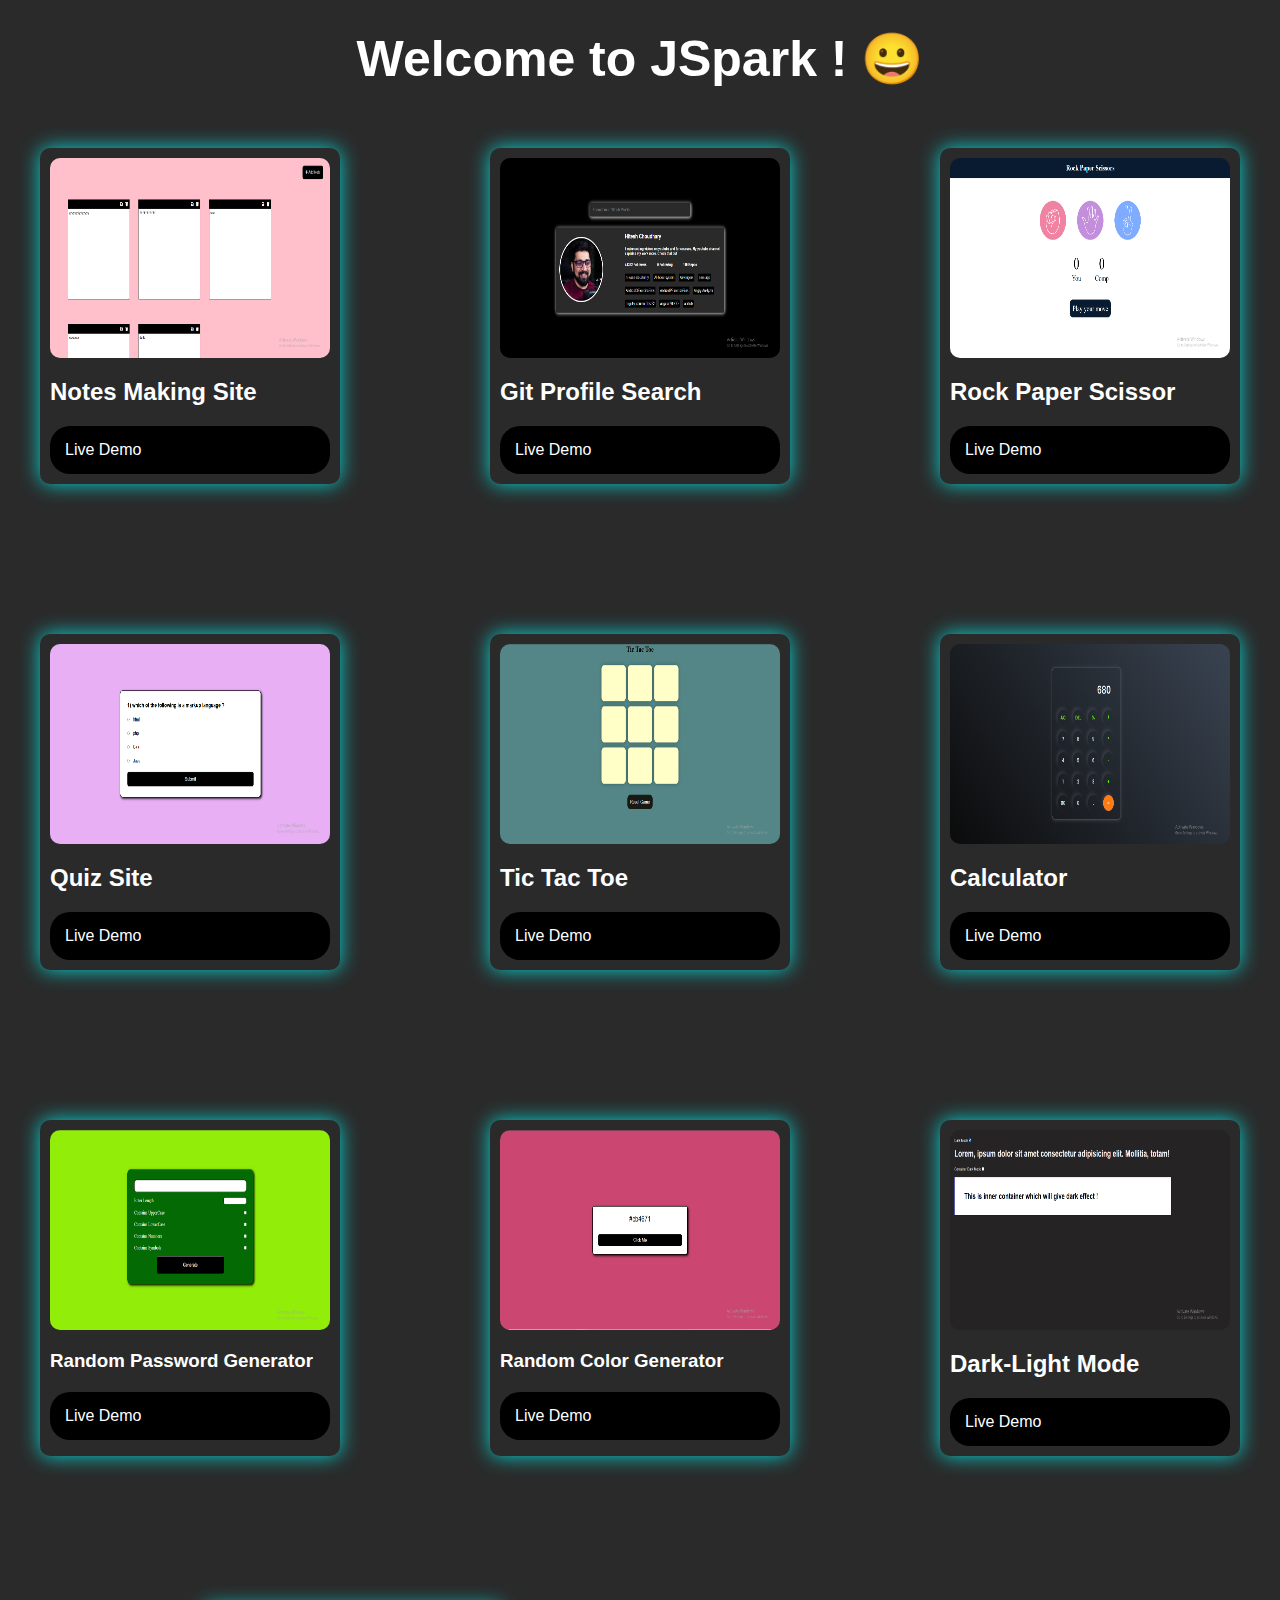
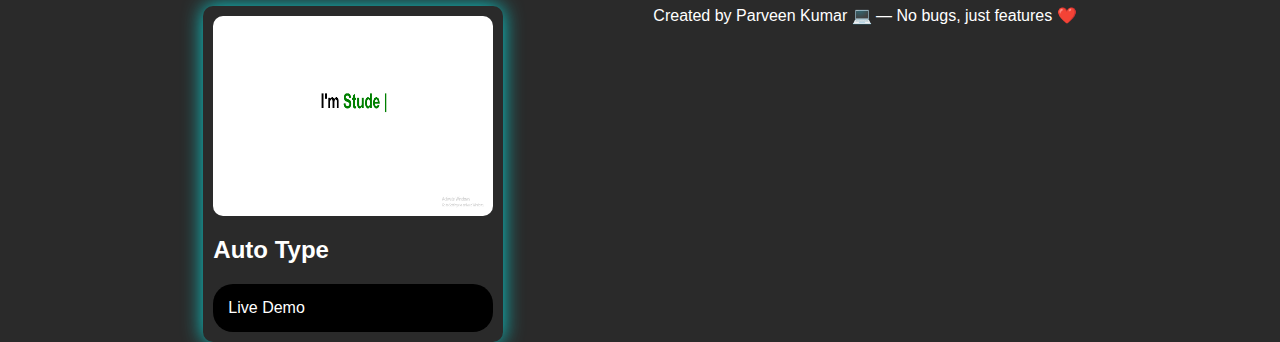
<file: index.html>
<!DOCTYPE html>
<html lang="en">
<head>
    <meta charset="UTF-8">
    <meta name="viewport" content="width=device-width, initial-scale=1.0">
    <title>Document</title>
    <link rel="stylesheet" href="style.css">
</head>
<body>
    <h1>Welcome to JSpark ! &#128512;</h1>
    <div class="container">
        <div class="cards">
            <img src="images/notes.PNG" alt="">
            <h2>Notes Making Site</h2>
            <a href="https://notesmakingparv.netlify.app"> Live Demo </a>
        </div>
        <div class="cards">
            <img src="images/github.PNG" alt="">
            <h2>Git Profile Search </h2>
            <a href="https://gitprofileparv.netlify.app"> Live Demo </a>
        </div>
        <div class="cards">
            <img src="images/rockpaper.PNG" alt="">
            <h2>Rock Paper Scissor </h2>
            <a href="https://rockgameparv.netlify.app"> Live Demo </a>
        </div>
        <div class="cards">
            <img src="images/quiz.PNG" alt="">
            <h2>Quiz Site</h2>
            <a href="https://quizparv.netlify.app"> Live Demo </a>
        </div>
        <div class="cards">
            <img src="images/tictac.PNG" alt="">
            <h2>Tic Tac Toe</h2>
            <a href="https://tictactoeparv.netlify.app"> Live Demo </a>
        </div>
        <div class="cards">
            <img src="images/calculator.PNG" alt="">
            <h2>Calculator</h2>
            <a href="https://calculatorparv.netlify.app"> Live Demo </a>
        </div>
        <div class="cards">
            <img src="images/pass.PNG" alt="">
            <h3>Random Password Generator</h3>
            <a href="https://randpasswordparv.netlify.app"> Live Demo </a>
        </div>
        
         <div class="cards">
            <img src="images/colorg.PNG" alt="">
            <h3>Random Color Generator</h3>
            <a href="https://bgcolorchangeparv.netlify.app"> Live Demo </a>
        </div>
        
        <div class="cards">
            <img src="images/dark-light.PNG" alt="">
            <h2>Dark-Light Mode</h2>
            <a href="https://darklightparv.netlify.app"> Live Demo </a>
        </div>
       
        <div class="cards">
            <img src="images/auto.PNG" alt="">
            <h2>Auto Type</h2>
            <a href="https://autotypeparv.netlify.app"> Live Demo </a>
        </div>
        <footer>Created by Parveen Kumar 💻 — No bugs, just features ❤️</footer>

    </div>
    
</body>
</html>
</file>
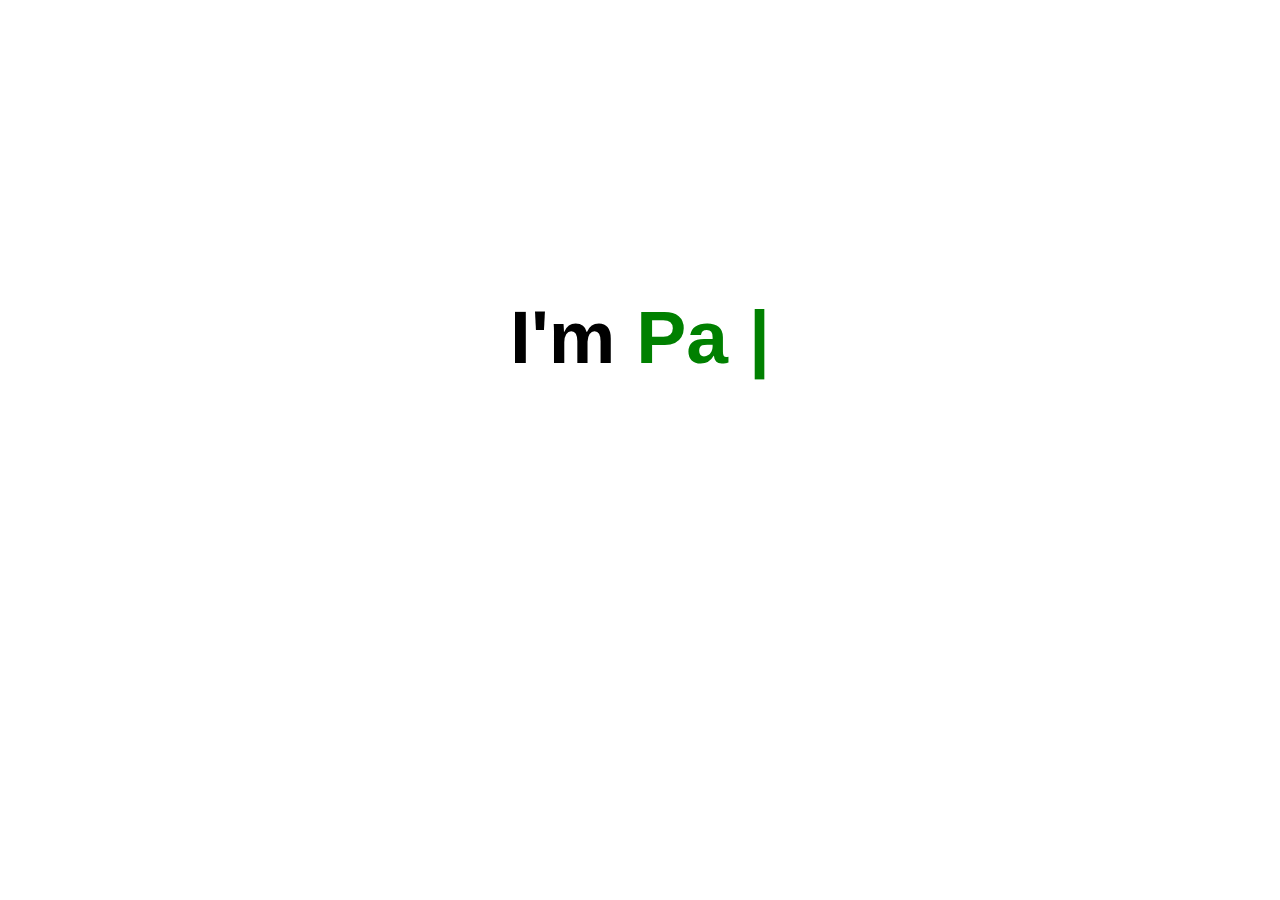
<file: autoType/index.html>
<!DOCTYPE html>
<html lang="en">
<head>
    <meta charset="UTF-8">
    <meta name="viewport" content="width=device-width, initial-scale=1.0">
    <title>Document</title>
    <link rel="stylesheet" href="style.css">
</head>
<body>
    <h1>I'm <span></span></h1>
    <script src="script.js"></script>
</body>
</html>
</file>
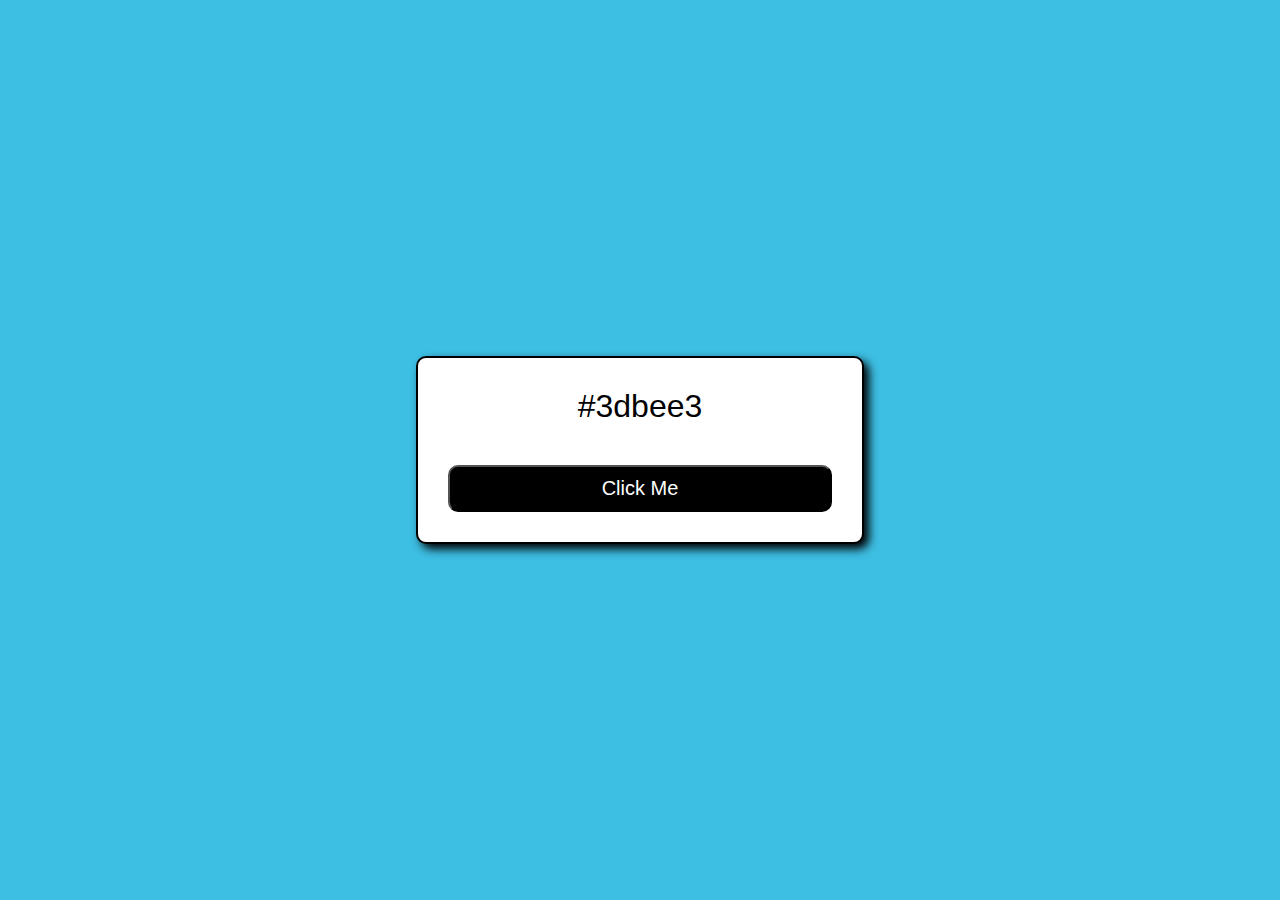
<file: bgColorChange/index.html>
<!DOCTYPE html>
<html lang="en">
<head>
    <meta charset="UTF-8">
    <meta name="viewport" content="width=device-width, initial-scale=1.0">
    <title>Document</title>
    <link rel="stylesheet" href="style.css" />
</head>
<body>
    
    <div class="outer">
        <div class="innerText">
        
        </div>
        <div class="innerBtn">
            <button id="clickMe">Click Me</button>
        </div>
    </div>

    <script src="script.js"></script>
</body>
</html>
</file>
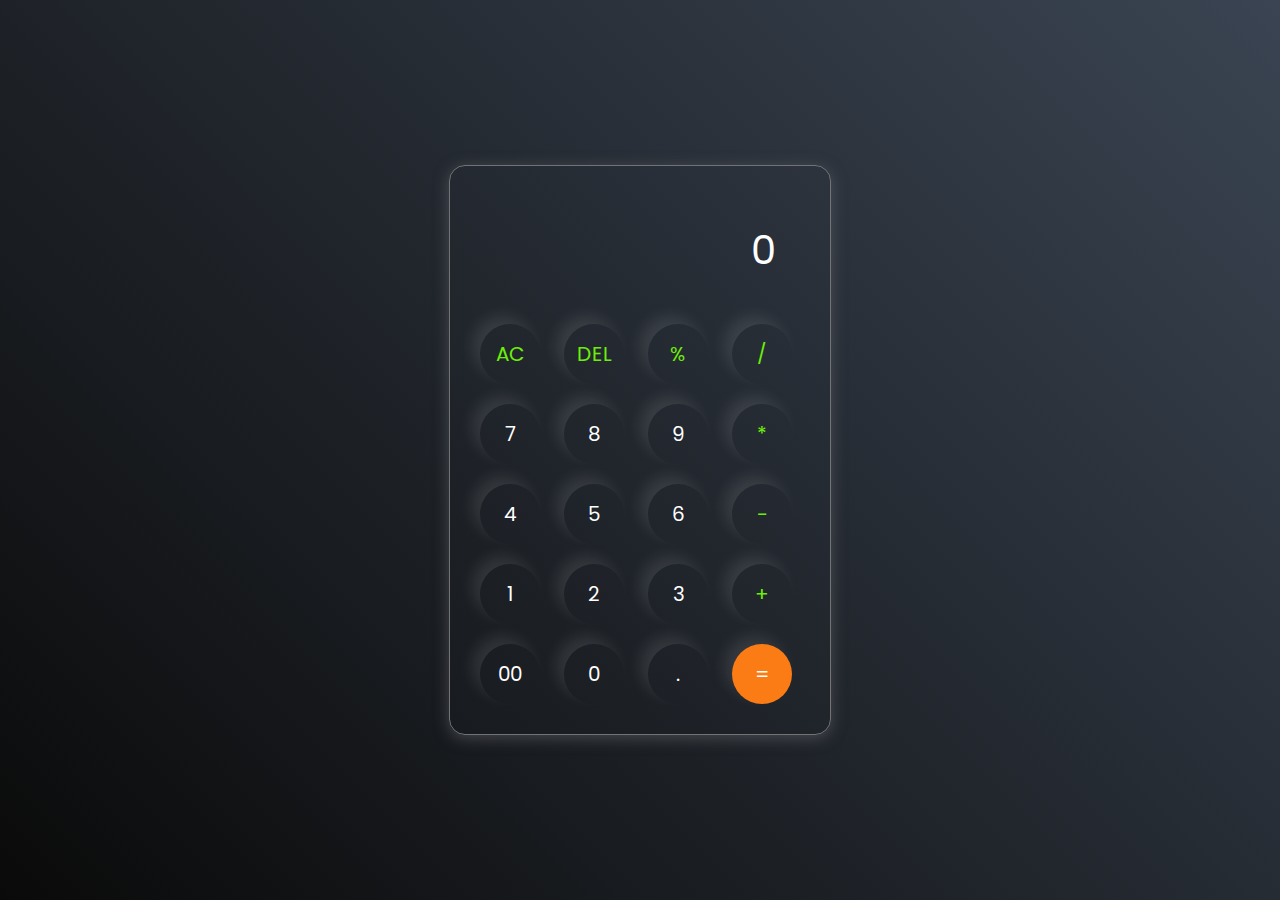
<file: calculator/index.html>
<!DOCTYPE html>
<html lang="en">
  <head>
    <meta charset="UTF-8" />
    <meta http-equiv="X-UA-Compatible" content="IE=edge" />
    <meta name="viewport" content="width=device-width, initial-scale=1.0" />
    <link rel="stylesheet" href="style.css" />
    <title>Calculator - By Code Traversal</title>
  </head>
  <body>
    <div class="container">
      <div class="calculator">
        <input type="text" id="inputBox" placeholder="0" />
        <div>
          <button class="button operator">AC</button>
          <button class="button operator">DEL</button>
          <button class="button operator">%</button>
          <button class="button operator">/</button>
        </div>
        <div>
          <button class="button">7</button>
          <button class="button">8</button>
          <button class="button">9</button>
          <button class="button operator">*</button>
        </div>
        <div>
          <button class="button">4</button>
          <button class="button">5</button>
          <button class="button">6</button>
          <button class="button operator">-</button>
        </div>
        <div>
          <button class="button">1</button>
          <button class="button">2</button>
          <button class="button">3</button>
          <button class="button operator">+</button>
        </div>

        <div>
          <button class="button">00</button>
          <button class="button">0</button>
          <button class="button">.</button>
          <button class="button equalBtn">=</button>
        </div>
      </div>
    </div>

    <script src="script.js"></script>
  </body>
</html>
</file>
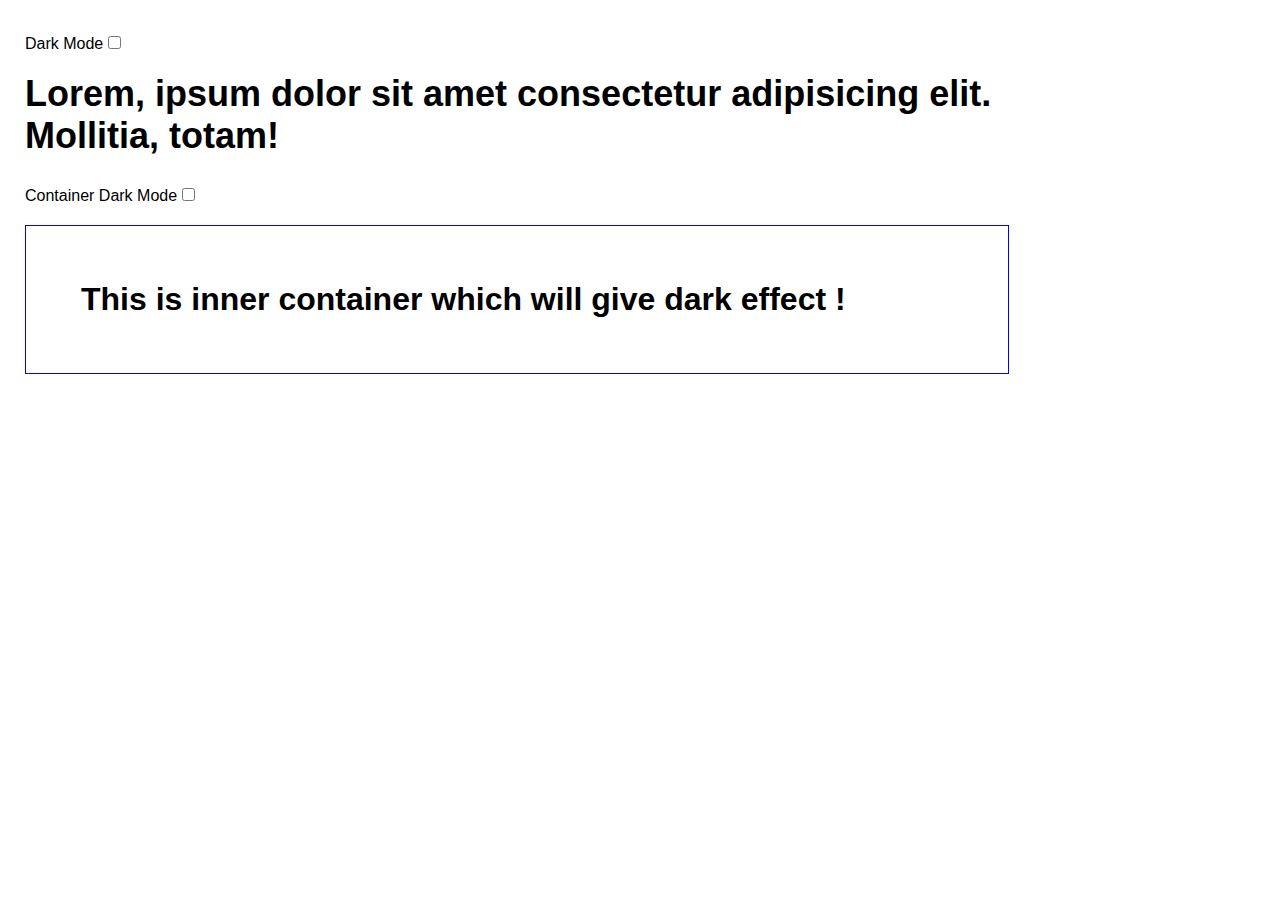
<file: darkLightMode/index.html>
<!DOCTYPE html>
<html lang="en">
<head>
    <meta charset="UTF-8">
    <meta name="viewport" content="width=device-width, initial-scale=1.0">
    <title>Document</title>
    <link rel="stylesheet" href="style.css">
</head>
<body >
    <div class="main">
        <div class="full-dark">
            <label for="full-dark-chk">Dark Mode</label>
            <input type="checkbox" id="full-dark-chk">
            <h1>Lorem, ipsum dolor sit amet consectetur adipisicing elit. Mollitia, totam!</h2>
        </div>
        
        <div class="cont-dark">
            <label for="cont-dark-chk">Container Dark Mode</label>
            <input type="checkbox" id="cont-dark-chk">
            <div class="innerBox">
                <h1>This is inner container which will give dark effect !</h1>   
            </div> 
        </div>

    </div>

    <script src="script.js"></script>
</body>
</html>
</file>
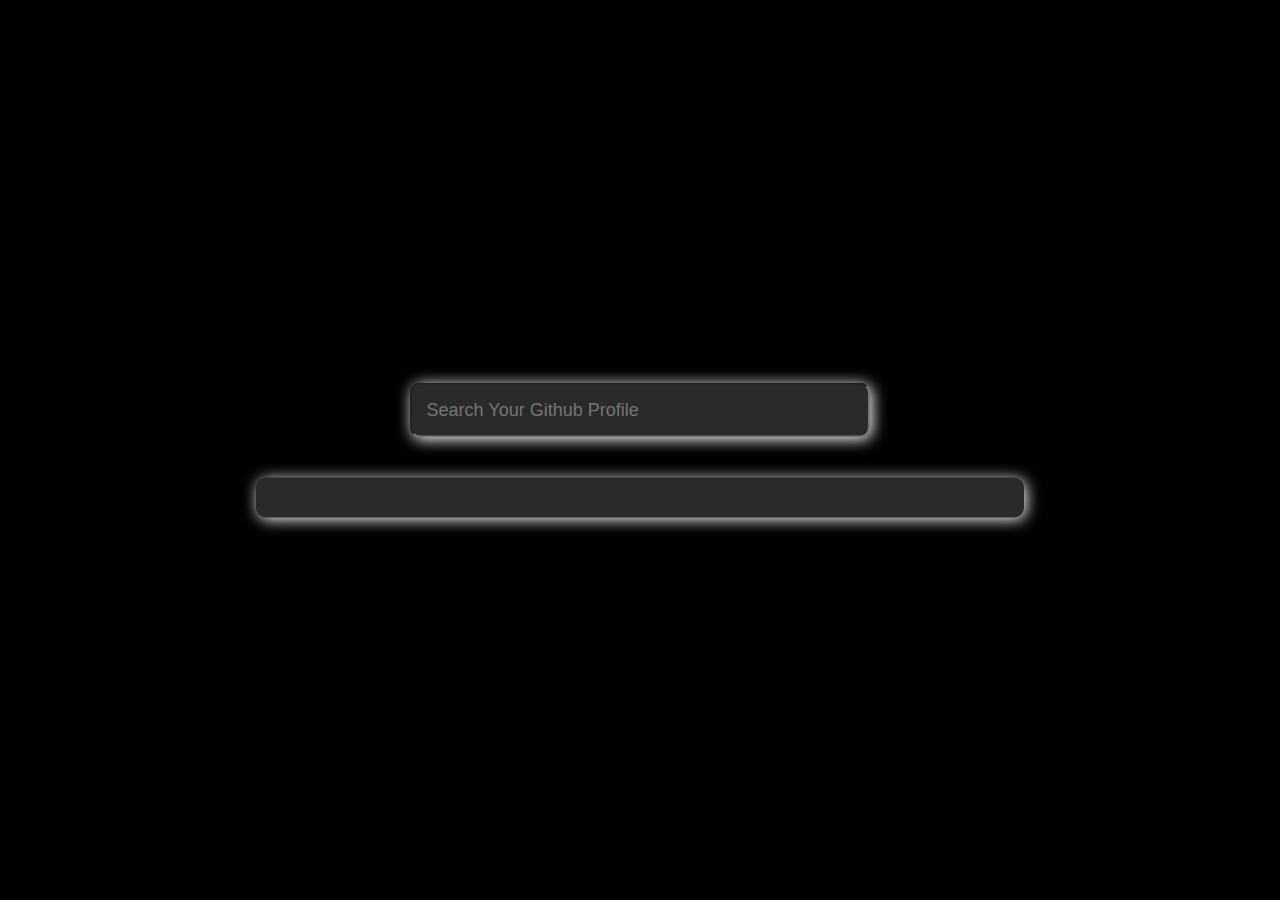
<file: gitProfile/index.html>
<!DOCTYPE html>
<html lang="en">

<head>
    <meta charset="UTF-8">
    <meta name="viewport" content="width=device-width, initial-scale=1.0">
    <title>Document</title>
    <link rel="stylesheet" href="style.css">
</head>

<body>
    <div class="main">
        <input type="text" class="search" placeholder="Search Your Github Profile">
        <!-- <div class="Profiledetails">
            
        </div> -->
    </div>
    <script src="script.js"></script>
</body>

</html>
</file>
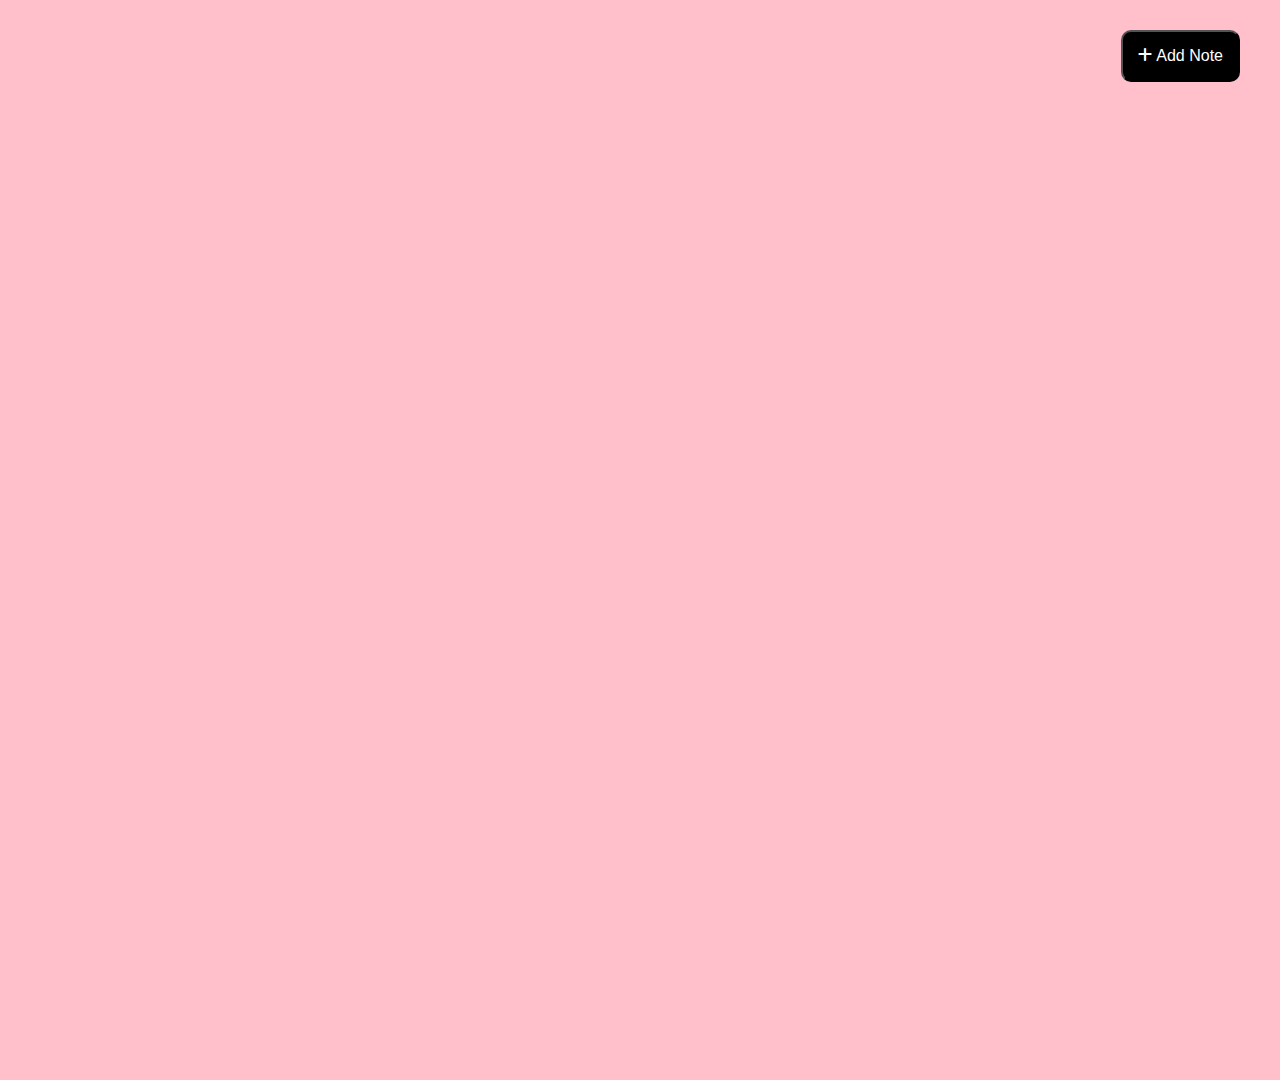
<file: notesMaking/index.html>
<!DOCTYPE html>
<html lang="en">
<head>
    <meta charset="UTF-8">
    <meta name="viewport" content="width=device-width, initial-scale=1.0">
    <title>Document</title>
    <link rel="stylesheet" href="style.css">
    <link rel="stylesheet" href="https://cdnjs.cloudflare.com/ajax/libs/font-awesome/6.7.2/css/all.min.css" 
    integrity="sha512-Evv84Mr4kqVGRNSgIGL/F/aIDqQb7xQ2vcrdIwxfjThSH8CSR7PBEakCr51Ck+w+/U6swU2Im1vVX0SVk9ABhg==" 
    crossorigin="anonymous" referrerpolicy="no-referrer" />
</head>
<body>
    <button class="addBtn"><i class="fa-solid fa-plus"></i> Add Note</button>
    <div class="main">
       
         
    </div>
    <script src="script.js"></script>
</body>
</html>
</file>
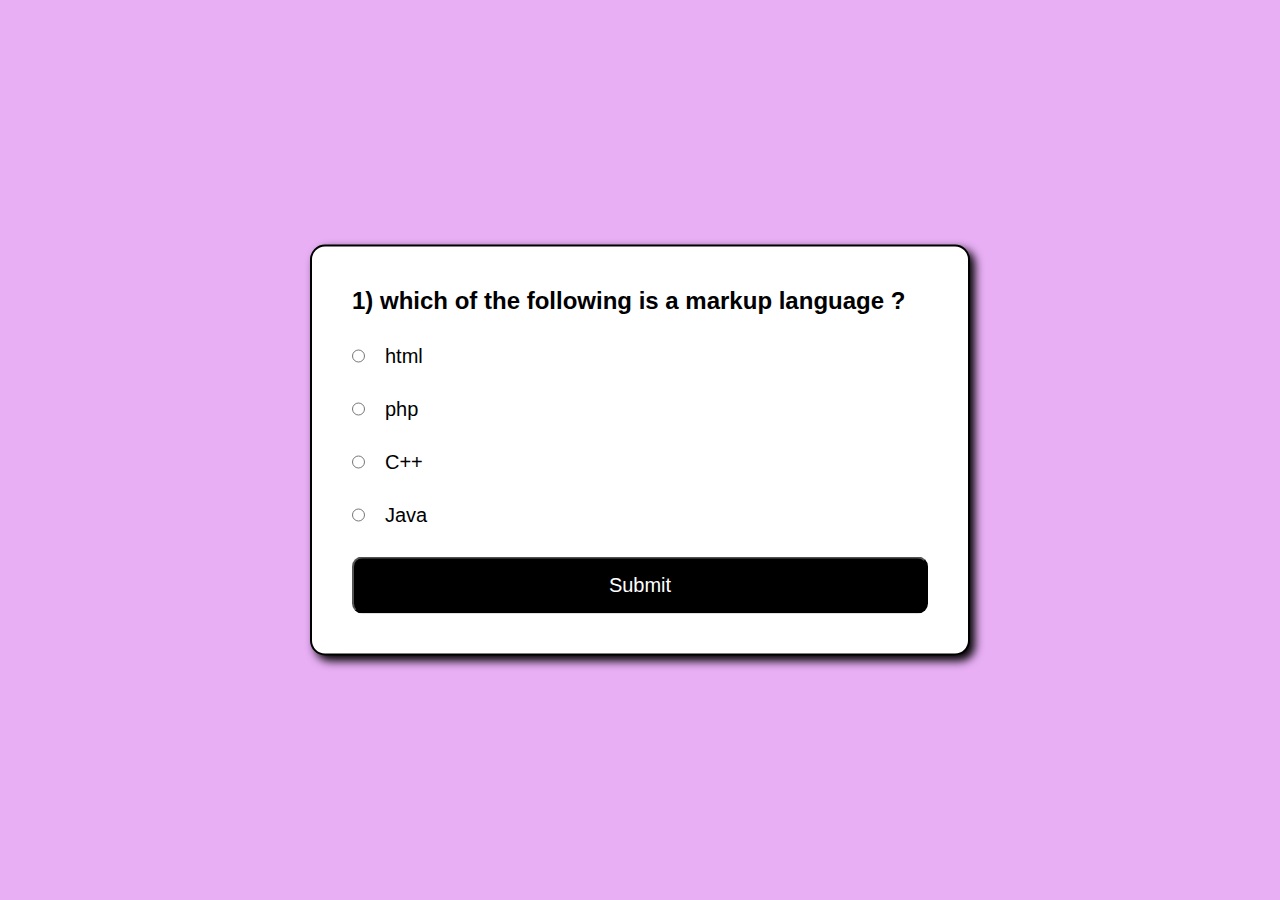
<file: quiz/index.html>
<!DOCTYPE html>
<html lang="en">
<head>
    <meta charset="UTF-8">
    <meta name="viewport" content="width=device-width, initial-scale=1.0">
    <title>Document</title>
    <link rel="stylesheet" href="style.css">
</head>
<body>
   
    <div id="outerBox">
        <div class="questionBox" style="display: hide;">
            <h2>Question 1</h2>
            <div>
                <input type="radio" name="rad" id="rad1" value="a"/>
                <label for="rad1">option 1</label>
            </div>
            <div>
                <input type="radio" name="rad" id="rad2" value="b"/>
                <label for="rad2">option 2</label>
            </div>
            <div>
                <input type="radio" name="rad" id="rad3" value="c"/>
                <label for="rad3">option 3</label>
            </div>
            <div>
                <input type="radio" name="rad" id="rad4" value="d"/>
                <label for="rad4">option 4</label>
            </div>
            <button class="submit">
                Submit
            </button>
            <!-- <div class="prevNext">
                <button class="prev">Previous</button>
                <button class="next">Next</button>
            </div> -->

        </div>
        <div class="scoreBox" style="display: flex;">
            <h2>Your Score is : </h2>
            <h1>Thanks for Visting ! 	&#128512; </h1>
            <button class="restart">Restart Quiz</button>
        </div>
    </div>


    <script src="script.js"></script>
</body>
</html>
</file>
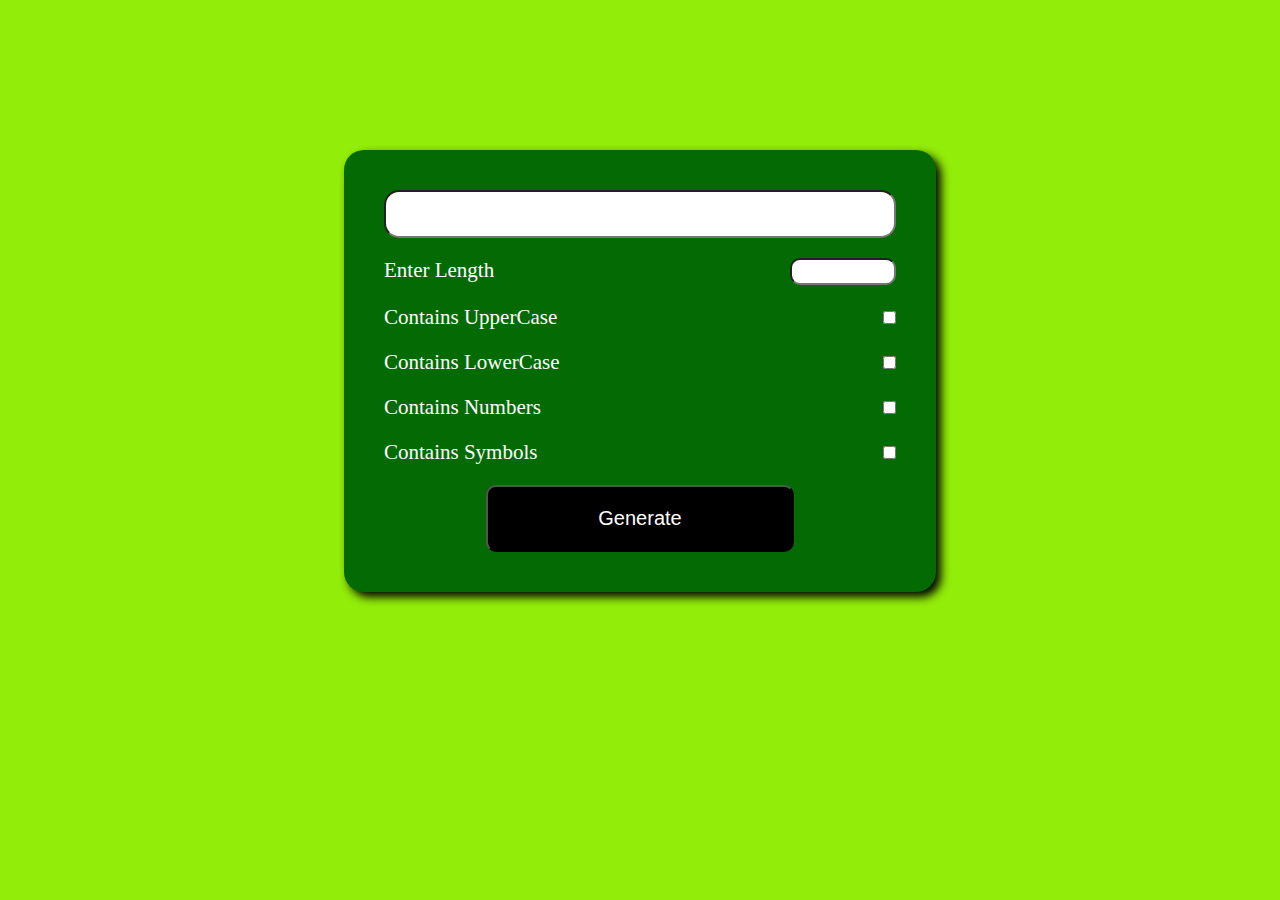
<file: randPassword/index.html>
<!DOCTYPE html>
<html lang="en">
<head>
    <meta charset="UTF-8">
    <meta name="viewport" content="width=device-width, initial-scale=1.0">
    <title>Document</title>
    <link rel="stylesheet" href="style.css">
</head>
<body>
    <div class="container">
        <input type="text" name="passField" class="passField">
        <div>
            <label for="leng">Enter Length </label>
            <input type="number" name="" id="leng" max="50" min="1">
        </div>
        <div>
            <label for="upper">Contains UpperCase</label>
            <input type="checkbox" name="" id="upper">
        </div>
        <div>
            <label for="lower">Contains LowerCase</label>
            <input type="checkbox" name="" id="lower">
        </div>
        <div>
            <label for="num">Contains Numbers</label>
            <input type="checkbox" name="" id="num">
        </div>
        <div>
            <label for="symbol">Contains Symbols</label>
            <input type="checkbox" name="" id="symbol">
        </div>
        <button class="generate">Generate</button>
    </div>
    <script src="script.js"></script>
</body>
</html>
</file>
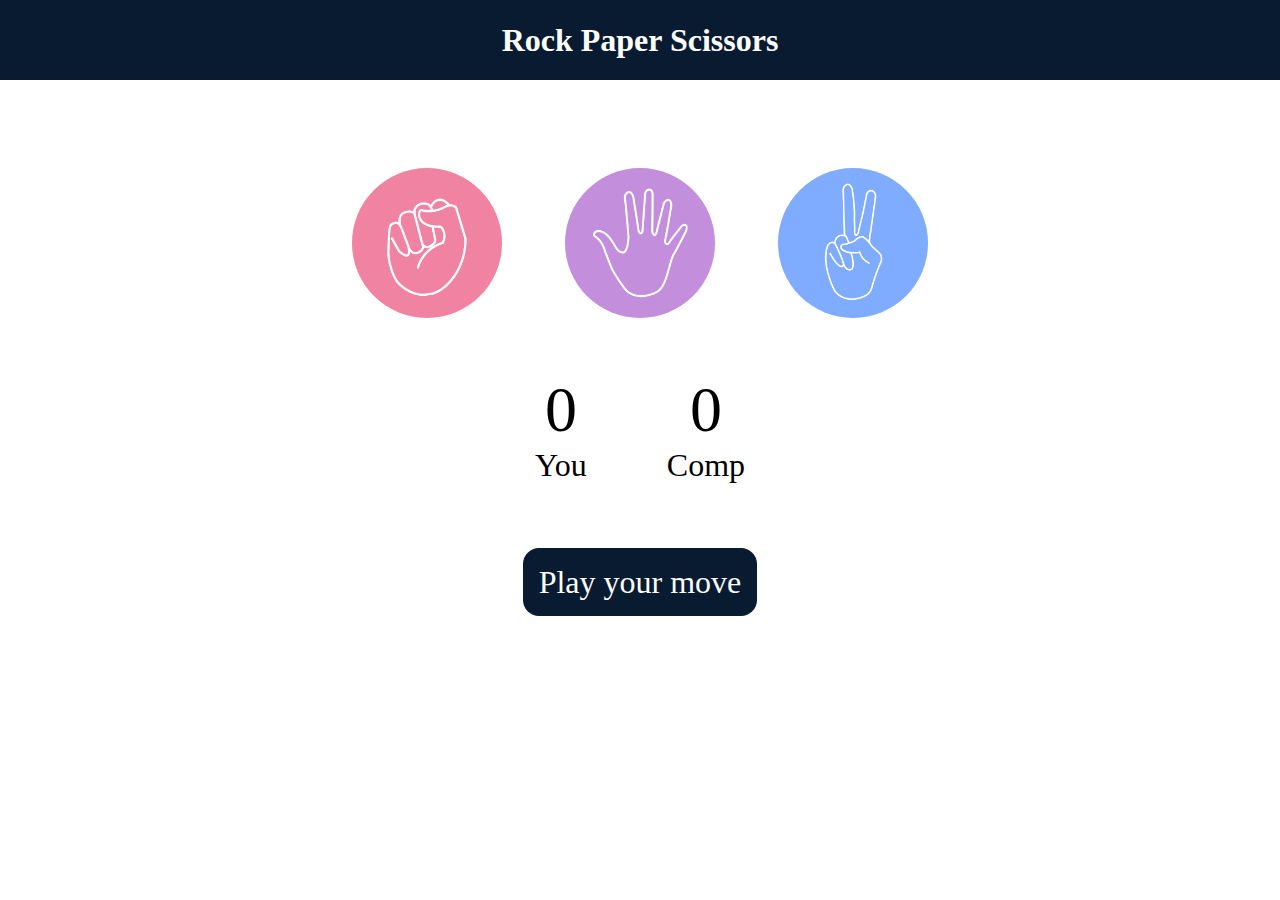
<file: rockgame/index.html>
<!DOCTYPE html>
<html lang="en">
  <head>
    <meta charset="UTF-8" />
    <meta name="viewport" content="width=device-width, initial-scale=1.0" />
    <title>Rock Paper Scissors Game</title>
    <link rel="stylesheet" href="style.css" />
  </head>
  <body>
    <h1>Rock Paper Scissors</h1>
    <div class="choices">
      <div class="choice" id="rock">
        <img src="rock.png" />
      </div>
      <div class="choice" id="paper">
        <img src="paper.png" />
      </div>
      <div class="choice" id="scissors">
        <img src="scissors.png" />
      </div>
    </div>

    <div class="score-board">
      <div class="score">
        <p id="user-score">0</p>
        <p>You</p>
      </div>
      <div class="score">
        <p id="comp-score">0</p>
        <p>Comp</p>
      </div>
    </div>

    <div class="msg-container">
      <p id="msg">Play your move</p>
    </div>
    <script src="script.js"></script>
  </body>
</html>
</file>
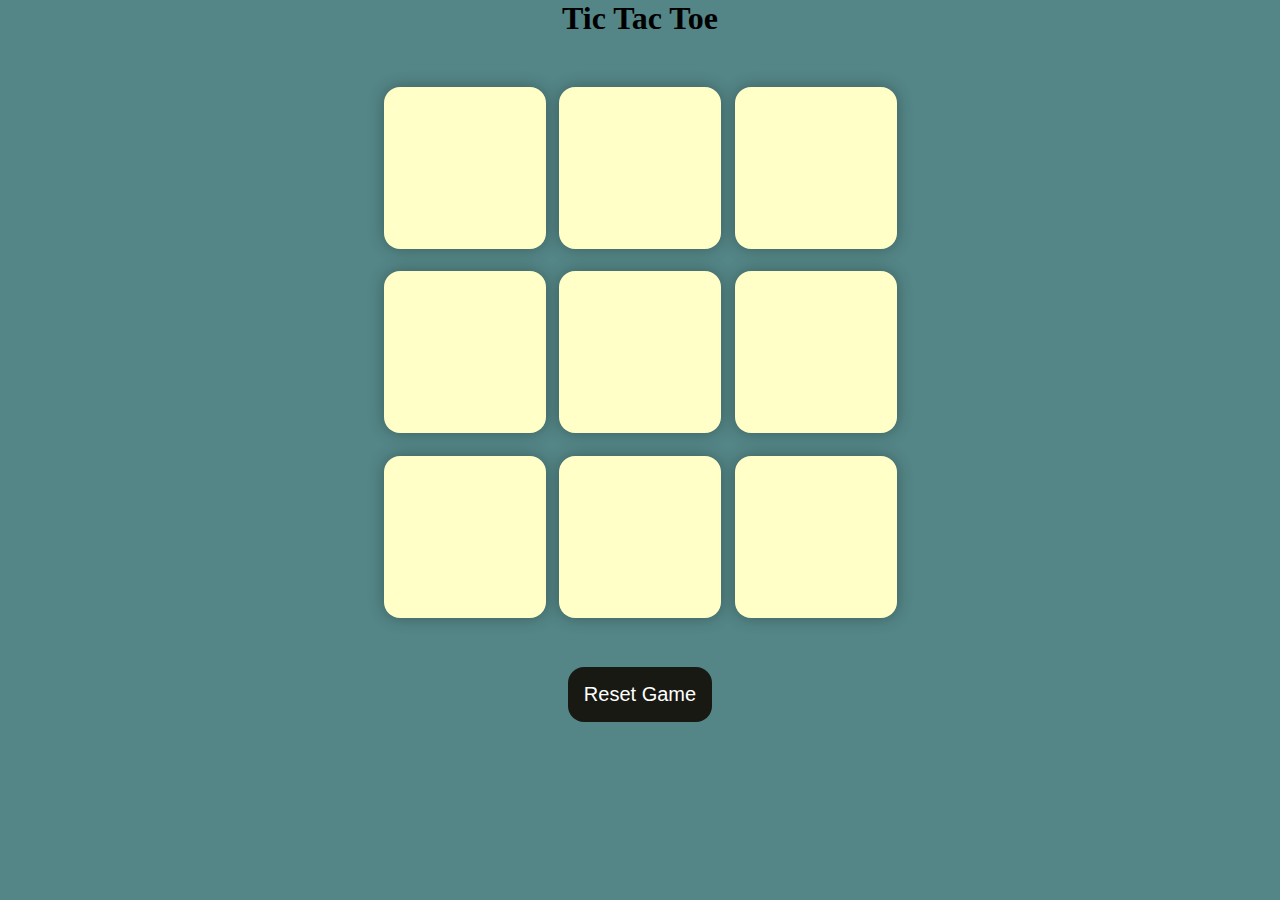
<file: tictactoe/index.html>
<!DOCTYPE html>
<html lang="en">
  <head>
    <meta charset="UTF-8" />
    <meta name="viewport" content="width=device-width, initial-scale=1.0" />
    <title>Tic-Tac-Toe Game</title>
    <link rel="stylesheet" href="style.css" />
  </head>
  <body>
    <div class="msg-container hide">
      <p id="msg"></p>
      <button id="new-btn">New Game</button>
    </div>
    <main>
      <h1>Tic Tac Toe</h1>
      <div class="container">
        <div class="game">
          <button class="box" id="0"></button>
          <button class="box" id="1"></button>
          <button class="box" id="2"></button>
          <button class="box" id="3"></button>
          <button class="box" id="4"></button>
          <button class="box" id="5"></button>
          <button class="box" id="6"></button>
          <button class="box" id="7"></button>
          <button class="box" id="8"></button>
        </div>
      </div>
      <button id="reset-btn">Reset Game</button>
    </main>
    <script src="script.js"></script>
  </body>
</html>
</file>
<file: style.css>
*{
    margin : 0px;
    padding : 0px;
    box-sizing: border-box;
    color : white;
}

body{
    font-family: sans-serif;
    background: #2a2a2a;
}

h1{
    padding : 30px;
    font-size : 50px;
    text-align : center;
    animation: pulse 3s infinite ease-in-out;
}
@keyframes pulse {
      0% {
        transform: scale(1);
      }
      50% {
        transform: scale(1.1);
      }
      100% {
        transform: scale(1);
      }
    }
.container{
    display : flex;
    flex-wrap: wrap;
    height : 100vh;
    gap : 150px;
    justify-content: center;
    margin-top : 30px;
}

.cards{
    width : 300px;
    padding : 10px;
    box-shadow : 0 0 20px rgba(0,255,255,0.8);
    border-radius : 10px;
    display: flex;
    flex-direction: column;
    gap : 20px;
    transition: transform 0.8s ease-in-out, background 0.8s ease-in-out;
}

.cards img{
    width : 100%;
    height : 200px;
    border-radius : 10px;
}

.cards:hover{
    background: rgba(0,255,255,0.8);
    transform : scale(1.1);
    cursor : pointer;
}

a{
    text-decoration: none;
    padding : 15px;
    border-radius : 20px;
    background : black;
    color : white;
}

a:hover{
    border: 1px solid white;
    background : #2a2a2a;
}



@media (max-width : 800px){
    .cards{
        width : 250px;
    }
}

@media (max-width : 680px){
    .container{
        gap : 60px;
    }

    h1{
        font-size : 38px;
    }
}

@media (max-width : 440px){
    .cards img{
        height : 120px;
    }
    .cards{
        width : 230px;
    }
    h2,h3{
        font-size : 20px;
    }

    h1{
        font-size: 30px;
    }
}

@media (max-width : 364px){
    h1{
        font-size : 25px;
    }

    h2,h3{
        font-size : 18px;
    }
    a{
        padding : 10px;
    }
}

@media (max-width : 310px){
    h1{
        font-size : 22px;
    }

    h2,h3{
        font-size : 15px;
    }
}
</file>
<file: autoType/style.css>
*{
    margin : 0px;
    padding : 0px;
    box-sizing: border-box;
    font-family: sans-serif;
}

h1{
    text-align: center;
    /* position: absolute; */
    /* top : 200px; */
    font-size: 75px;
    line-height: 9;
}

span{
    color : green;
}

span::after{
    content : " |";
    
}

@media (max-width : 840px){
    h1{
        font-size : 50px;
    }
}

@media (max-width : 550px){
    h1{
        font-size : 30px;
    }
}

@media (max-width : 400px){
    h1{
        font-size : 20px;
    }
}
</file>
<file: bgColorChange/style.css>
*{
    padding : 0px;
    margin : 0px;
}

.outer{
    display : flex;
    flex-direction: column;
    gap : 40px;
    padding : 30px;
    border-radius : 10px;
    box-shadow: 5px 5px 10px 0px black;
    background-color: white;
    border : 2px solid black;
    width : 30%;
    align-items : center;
    position: absolute;
    top : 50%;
    left : 50%;
    transform : translate(-50%,-50%);
}

.innerText{
    font-size : 32px;
    font-weight: 500;
    font-family: Arial, Helvetica, sans-serif;
}

.innerBtn{
    width : 100%;
}
#clickMe{
    border-radius : 10px;
    background : black;
    color : white;
    padding : 10px;
    font-size : 20px;
    width : 100%;
}

@media (max-width : 880px){
    .outer{
        width : 55%;
    }
}
</file>
<file: calculator/style.css>
@import url('https://fonts.googleapis.com/css2?family=Poppins:wght@500&display=swap');

*{
    margin: 0;
    padding: 0;
    box-sizing: border-box;
    font-family: 'Poppins', sans-serif;
}

body{
    width: 100%;
    height: 100vh;
    display: flex;
    justify-content: center;
    align-items: center;
    background: linear-gradient(45deg, #0a0a0a, #3a4452);
}

.calculator{
    border: 1px solid #717377;
    padding: 20px;
    border-radius: 16px;
    background: transparent;
    box-shadow: 0px 3px 15px rgba(113, 115, 119, 0.5);

}

input{
    width: 320px;
    border: none;
    padding: 24px;
    margin: 10px;
    background: transparent;
    box-shadow: 0px 3px 15px rgbs(84, 84, 84, 0.1);
    font-size: 40px;
    text-align: right;
    cursor: pointer;
    color: #ffffff;
}

input::placeholder{
    color: #ffffff;
}

button{
    border: none;
    width: 60px;
    height: 60px;
    margin: 10px;
    border-radius: 50%;
    background: transparent;
    color: #ffffff;
    font-size: 20px;
    box-shadow: -8px -8px 15px rgba(255, 255, 255, 0.1);
    cursor: pointer;
}

.equalBtn{
    background-color: #fb7c14;
}

.operator{
    color: #6dee0a;
}
</file>
<file: darkLightMode/style.css>
*{
    padding : 0px;
    margin : 0px;
    box-sizing: border-box;
}
body{
    font-family: sans-serif;
    padding : 35px 25px;
}

.dark{
    color : rgb(244, 242, 242) !important;
    background-color: rgb(37, 35, 35) !important;
}

.main{
    width : 80%;
}

.full-dark h1{
    font-size : 36px;
    margin-top : 20px;
}

.cont-dark{
    margin-top : 30px;
}
.cont-dark .innerBox{
    margin-top : 20px;
    border : 1px solid blue;
    padding : 55px;
    background : white;
    color : black;
    /* border-radius : 10px; */
}

@media (max-width : 1200px){
    .main{
        width : 100%;
    }
}

@media (max-width : 850px){
    .full-dark h1{
        font-size: 22px;
    }

    .innerBox h1{
        font-size: 22px;
    }
}

@media (max-width : 400px){
    .cont-dark .innerBox{
        padding : 15px;
    }
    .innerBox h1{
        font-size: 16px;
    }
}

@media (max-width : 350px){
    .full-dark h1{
        font-size: 18px;
    }
}
</file>
<file: gitProfile/style.css>
*{
    margin : 0px;
    padding : 0px;
    box-sizing: border-box;
    font-family: sans-serif;
}

body{
    background-color: black;
}
.main{
 width : 80%;
 display: flex;
 flex-direction: column;
 gap : 40px;
 align-items: center;  
 /* border : 2px solid red; */
 position: absolute;
 top : 50%;
 left : 50%;
 transform : translate(-50%,-50%);
}

.main input{
    background : #2a2a2a;
    color : white;
    width : 45%;
    border-radius: 10px;
    padding : 15px;
    font-size : 18px;
    box-shadow: 2px 2px 15px 0 white;
    /* border: 1px solid white; */
}

.main input:focus{
    outline : none;
}
.main .Profiledetails{
    background : #2a2a2a;
    width : 75%;
    padding : 20px;
    border-radius : 10px;
    display: flex;
    gap : 100px;
    color : white;
    align-items: center;
    /* border : 1px solid white; */
    box-shadow: 2px 2px 15px 0 white;
}

.Profiledetails img{
    height : 250px;
    width : 250px;
    border-radius: 100%;
    border : 5px solid white;

}

.Profiledetails .image{
    width : 30%;
}

.Profiledetails .details{
    width : 60%;
    display: flex;
    flex-direction: column;
    gap : 25px;
}

.details .followDetails{
    display: flex;
    gap : 60px;
}

.details .reposName{
    display: flex;
    flex-direction: row;
    flex-wrap: wrap;
    gap : 20px;
    
}

.reposName a{
    background : black;
    padding : 6px;
    border-radius : 4px;
    color : white;
    text-decoration: none;
}

@media (max-width : 1250px){
    .main{
        width : 90%;
    }

    .Profiledetails h4{
        font-size : 14px;
        font-weight: 200;
    }

    .reposName{
        font-size: 12px;
    }
   
}

@media (max-width : 920px){
    .main{
        width : 95%;
    }

    .main .Profiledetails{
        width : 95%;
    }
}

@media (max-width : 670px){
    .Profiledetails img{
        height : 200px;
        width : 200px;
    }

    .Profiledetails .details{
        gap : 10px;
    }

    .details .reposName{
        gap : 5px;
    }
}

@media (max-width : 625px){
    .main .Profiledetails{
        gap : 60px;
        width : 100%;
    }
    .main input{
        width : 70%;
        font-size : 16px
    }
}

@media (max-width : 560px){
    .Profiledetails img{
        height : 150px;
        width : 150px;
    }
  
    .main .Profiledetails{
        gap : 30px;
    }
}

@media (max-width : 516px){
    .Profiledetails .image{
        width : 95%;
    }
    .main .Profiledetails{
        flex-direction: column;
    }

    .Profiledetails .details{
        width : 90%;
        gap : 25px;
    }
    
}


@media (max-width : 350px){
    .details .reposName{
        width : 100%;
    }

    .reposName {
        font-size : 9px;
    }

    .main .Profiledetails{
        padding : 8px;
        gap : 15px;
    }
    .Profiledetails .details{
        gap : 14px;
    }
    .main input{
        width : 90%;
        font-size : 12px;
    }
    .details h2{
        font-size : 20px;
    }

    .Profiledetails h4{
        font-size : 12px;
    }
}

@media (max-width : 300px){
    .main{
        width : 99%;
    }
}

/* .profileDetails .details{

} */
</file>
<file: notesMaking/style.css>
*{
    margin : 0px;
    padding : 0px;
}

body{
    background-color: pink;
}

.main{
    background-color: pink;
    height : 100vh;
    display : flex;
    flex-wrap: wrap;
    padding : 100px;
    padding-top: 80px;
    gap : 50px;
    /* margin-top: 10px; */
    /* justify-content: space-between; */
}

.noteBox{
    width : 350px;
    height : 350px;
    background : white;
    margin-top : 80px;
}

.tools{
    background : black;
    color : white;
    display: flex;
    justify-content: end;
    padding : 10px;
    gap : 15px;
    cursor : pointer;
}
.noteBox textarea{
    box-sizing: border-box;
    width : 100%;
    height : 100%;
    padding : 5px;
    font-size : 15px;
}

.addBtn{
    background : black;
    position: fixed;
    right : 40px;
    top : 30px;
    padding : 15px;
    font-size : 16px;
    color : white;
    border-radius : 10px;

}


@media (max-width : 670px){
    .addBtn{
        right : 20px;
    }
    .main{
        padding : 80px;
    }
}

@media (max-width : 580px){
    .main{
        padding-left : 50px;
    }

    .addBtn{
        padding : 10px;
        font-size : 12px;
    }
}
@media (max-width : 530px){
    .noteBox{
        width : 280px;
        height : 280px;
    }
    .main{
        padding-left: 30px;
    }
}

@media (max-width : 435px){
    .noteBox{
        width : 180px;
        height : 180px;
        margin-top : 30px;
    }
    .main{
        padding-left: 30px;
    }
}

@media (max-width : 320px){
    .addBtn{
        padding : 8px;
        font-size: 10px;
    }
    .noteBox textarea{
        font-size: 12px;
    }

    .tools{
        font-size: 10px;
    }
}

@media (max-width : 310px){
    .addBtn{
        right : 5px;
    }
}
</file>
<file: quiz/style.css>
*{
    margin : 0px;
    padding : 0px;
    font-family: Arial, Helvetica, sans-serif;
}

body{
    background-color: rgb(232, 175, 245);
}

.questionBox, .scoreBox{
    background : white;
    padding : 40px;
    border-radius : 15px;
    box-shadow: 5px 5px 10px 0 black;
    display: flex;
    flex-direction: column;
    gap : 30px;
    border : 2px solid black;
    width : 45%;
    position: absolute;
    top : 50%;
    left : 50%;
    transform: translate(-50%,-50%);

}
.questionBox div{
    font-size : 20px; 
    display : flex;
    gap : 20px;
}

.submit{
    width : 100%;
    border-radius: 10px;
    color : white;
    background-color: black;
    padding : 15px;
    font-size: 20px;
}

.scoreBox{
    
    flex-direction: column;
    gap : 35px;
    align-items : center;

}
.scoreBox h2{
    background : #2a2a2a;
    color : white;
    border-radius : 15px;
    padding : 20px;
    font-size : 24px;
}

.restart{
    color : white;
    background : rgb(201, 2, 2);
    padding : 15px;
    border-radius : 10px;
    font-size : 20px;
    width : 80%;
    font-family: Arial, Helvetica, sans-serif;
}

.restart:hover{
    background :rgb(173, 2, 2)
}


@media (max-width : 700px){
    .questionBox h2{
        font-size : 22px;
    }
    .questionBox label{
        font-size: 18px;
    }
}

@media (max-width : 635px){
    .questionBox h2{
        font-size: 18px;
    }
    .questionBox label{
        font-size: 16px;
    }
    .questionBox,.scoreBox{
        width : 55%;
    }

    .submit{
        font-size: 16px;
    }
    
}

@media (max-width : 432px){
    .questionBox,.scoreBox{
        width : 65%;
    }
}

@media (max-width : 325px){
    .questionBox,.scoreBox{
        width : 70%;
    }

    .questionBox h2{
        font-size: 16px;
    }
    .questionBox label{
        font-size: 14px;
    }
    .submit{
        padding : 10px;
        font-size : 14px;
    }
}




/*
we will do in react------------------------

.prevNext{
    display : flex;
    justify-content : space-around;

}
.prev,.next{
    background-color: #eae9e9;
    padding : 15px;
    font-size : 18px;
    width : 40%;
    border-radius : 10px;

}

.next{
    background-color: black;
    color : white;
    border : 4px solid grey;
} */
</file>
<file: randPassword/style.css>
*{
    margin : 0px;
    padding : 0px;
}

body{
    background-color: rgb(146, 237, 8);
}
.container{
    display: flex;
    flex-direction : column;
    gap : 20px;
    background-color: rgb(4, 107, 4);
    color : white;
    margin : 150px auto;
    width : 40%;
    border-radius : 20px;
    padding : 40px;
     box-shadow: 5px 5px 10px 0 black;
}

label{
    font-size : 21px;
}
.generate{
    padding : 20px;
    font-size : 20px;
    background : black;
    color : white;
    border-radius : 10px;
}

.passField{
    font-size : 30px;
    padding : 5px;
    border-radius : 15px;
}
.container button{
    width : 60%;
    margin : 0px auto;
}

#leng{
    font-size : 20px;
    border-radius : 10px;
    width : 20%;
}
.container div{
    display: flex;
    justify-content: space-between;
}
.container:hover{
    transform: scale(1.1);
    transition: 0.8s;
}


@media (max-width : 515px){
    label{
        font-size : 18px;
    }
    .generate{
        font-size: 16px;
        padding : 12px;
    }
    .container{
        width : 60%;
        
        /* padding : 20px; */
    }

    /* .container div{

    } */
}

@media (max-width : 315px){
    .container{
        width : 80%;
        padding : 20px;
        margin : 60px auto;
    }
}
</file>
<file: rockgame/style.css>
* {
  margin: 0;
  padding: 0;
  text-align: center;
}

h1 {
  background-color: #081b31;
  color: #fff;
  height: 5rem;
  line-height: 5rem;
}

.choice {
  height: 165px;
  width: 165px;
  border-radius: 50%;
  display: flex;
  justify-content: center;
  align-items: center;
}

.choice:hover {
  cursor: pointer;
  background-color: #081b31;
}

img {
  height: 150px;
  width: 150px;
  object-fit: cover;
  border-radius: 50%;
}

.choices {
  display: flex;
  justify-content: center;
  align-items: center;
  gap: 3rem;
  margin-top: 5rem;
}

.score-board {
  display: flex;
  justify-content: center;
  align-items: center;
  font-size: 2rem;
  margin-top: 3rem;
  gap: 5rem;
}

#user-score,
#comp-score {
  font-size: 4rem;
}

.msg-container {
  margin-top: 5rem;
}

#msg {
  background-color: #081b31;
  color: #fff;
  font-size: 2rem;
  display: inline;
  padding: 1rem;
  border-radius: 1rem;
}
</file>
<file: tictactoe/style.css>
* {
  margin: 0;
  padding: 0;
}

body {
  background-color: #548687;
  text-align: center;
}

.container {
  height: 70vh;
  display: flex;

  justify-content: center;
  align-items: center;
}

.game {
  height: 60vmin;
  width: 60vmin;
  display: flex;
  flex-wrap: wrap;
  justify-content: center;
  align-items: center;
  gap: 1.5vmin;
}

.box {
  height: 18vmin;
  width: 18vmin;
  border-radius: 1rem;
  border: none;
  box-shadow: 0 0 1rem rgba(0, 0, 0, 0.3);
  font-size: 8vmin;
  color: #b0413e;
  background-color: #ffffc7;
}

#reset-btn {
  padding: 1rem;
  font-size: 1.25rem;
  background-color: #191913;
  color: #fff;
  border-radius: 1rem;
  border: none;
}

#new-btn {
  padding: 1rem;
  font-size: 1.25rem;
  background-color: #191913;
  color: #fff;
  border-radius: 1rem;
  border: none;
}

#msg {
  color: #ffffc7;
  font-size: 5vmin;
}

.msg-container {
  height: 50vh;
  display: flex;
  justify-content: center;
  align-items: center;
  flex-direction: column;
  gap: 4rem;
}

.hide {
  display: none;
}
</file>
